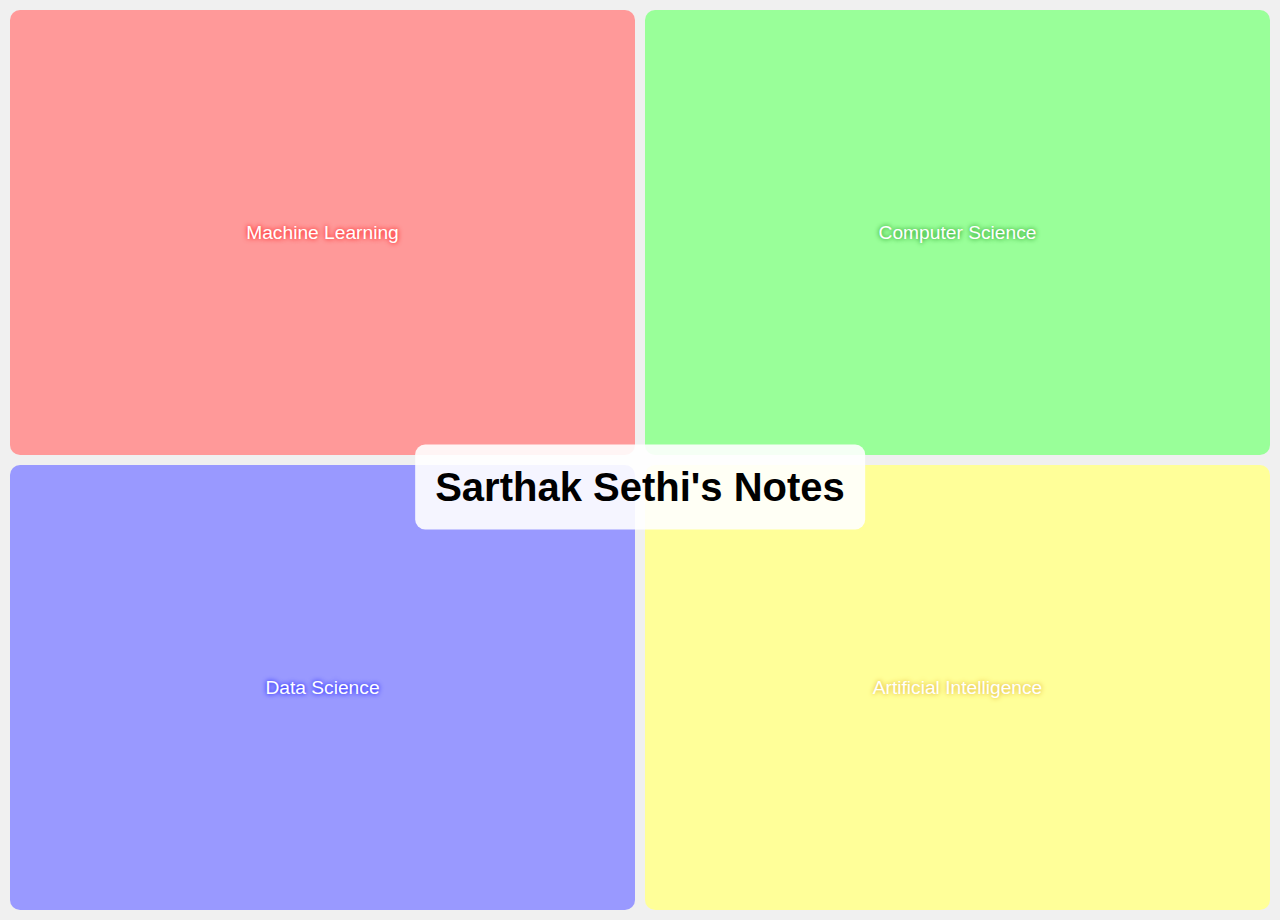
<file: index.html>
<!DOCTYPE html>
<html lang="en">
<head>
    <meta charset="UTF-8">
    <meta name="viewport" content="width=device-width, initial-scale=1.0">
    <title>Sarthak's Notes</title>
    <link rel="stylesheet" href="styles.css">
    <script src="script.js"></script>
</head>
<body>
    <div class="container">
        <h1 class="title">Sarthak Sethi's Notes</h1>
        <button class="quadrant" id="q1" onclick="navigate('ML.html')" style="color: white; text-shadow: 0 0 5px red;">Machine Learning</button>
        <button class="quadrant" id="q2" onclick="navigate('CS.html')" style="color: white; text-shadow: 0 0 5px green;">Computer Science</button>
        <button class="quadrant" id="q3" onclick="navigate('DS.html')" style="color: white; text-shadow: 0 0 5px blue;">Data Science</button>
        <button class="quadrant" id="q4" onclick="navigate('AI.html')" style="color: white; text-shadow: 0 0 5px goldenrod;">Artificial Intelligence</button>
    </div>
</body>
</html>
</file>
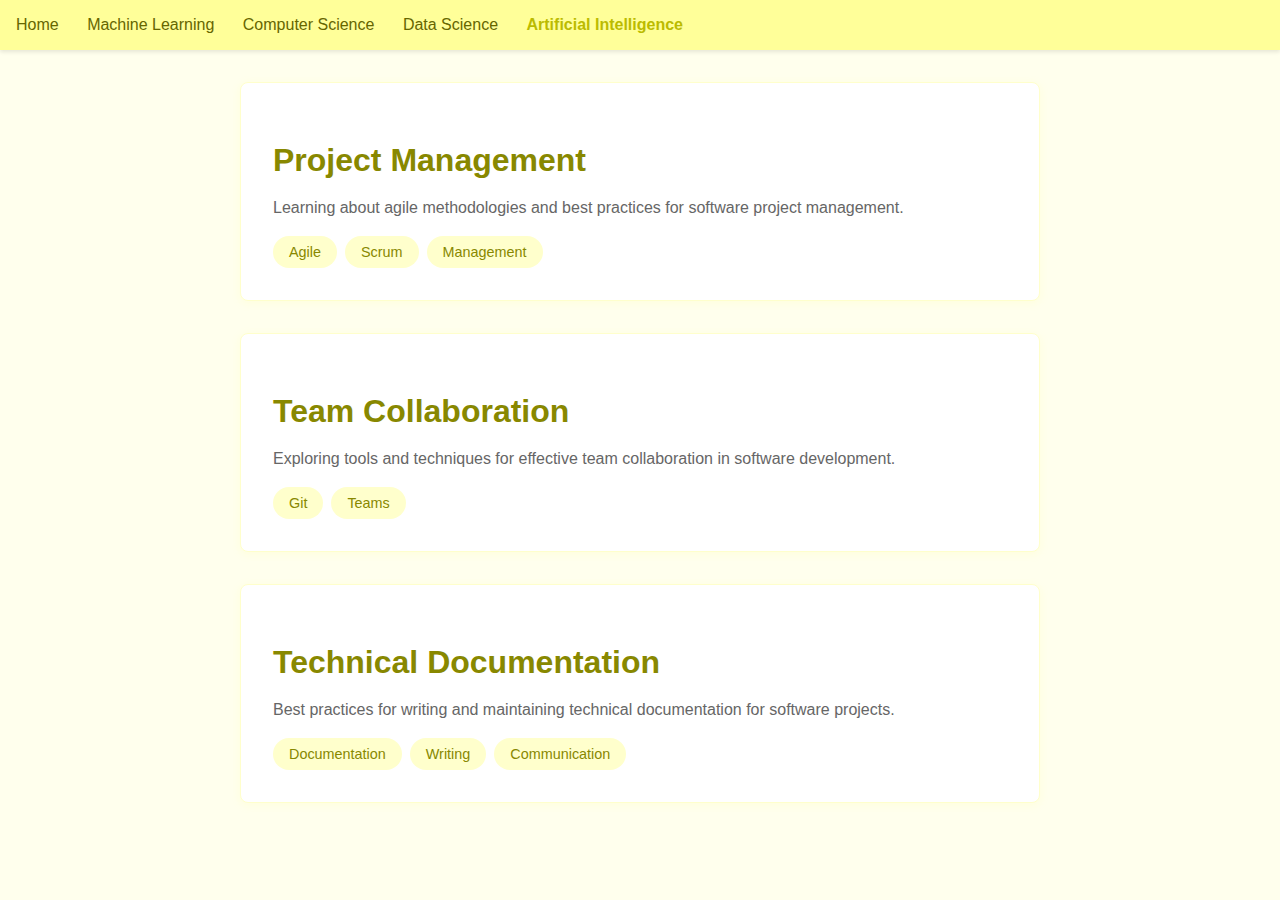
<file: AI.html>
<!DOCTYPE html>
<html lang="en">
<head>
    <meta charset="UTF-8">
    <meta name="viewport" content="width=device-width, initial-scale=1.0">
    <title>Blog - Yellow</title>
    <style>
        body {
            margin: 0;
            padding: 0;
            font-family: Arial, sans-serif;
            background-color: #ffffed;
            color: #333;
        }

        .nav {
            background-color: #ffff99;
            padding: 1rem;
            margin-bottom: 2rem;
            box-shadow: 0 2px 4px rgba(0,0,0,0.1);
        }

        .nav a {
            color: #666600;
            text-decoration: none;
            margin-right: 1.5rem;
            transition: color 0.3s;
        }

        .nav a:hover {
            color: #999900;
        }

        .nav a.active {
            color: #bbbb00;
            font-weight: bold;
        }

        .container {
            max-width: 800px;
            margin: 0 auto;
            padding: 0 1rem;
        }

        .blog-post {
            background-color: white;
            border-radius: 8px;
            padding: 2rem;
            margin-bottom: 2rem;
            transition: transform 0.2s;
            cursor: pointer;
            box-shadow: 0 2px 8px rgba(255, 255, 153, 0.2);
            border: 1px solid #ffffcc;
        }

        .blog-post:hover {
            transform: translateY(-5px);
            box-shadow: 0 4px 12px rgba(255, 255, 153, 0.3);
        }

        .title {
            font-size: 2rem;
            margin-bottom: 1rem;
            color: #888800;
        }

        .content {
            line-height: 1.6;
            margin-bottom: 1rem;
            color: #666;
        }

        .tags {
            display: flex;
            gap: 0.5rem;
        }

        .tag {
            background-color: #ffffcc;
            padding: 0.5rem 1rem;
            border-radius: 20px;
            font-size: 0.9rem;
            color: #888800;
        }
    </style>
</head>
<body>
    <nav class="nav">
        <a href="index.html">Home</a> 
        <a href="ML.html">Machine Learning</a>
        <a href="CS.html">Computer Science</a>
        <a href="DS.html"">Data Science</a>
        <a href="AI.html" class="active" >Artificial Intelligence</a>
    </nav>

    <div class="container">
        <div class="blog-post" onclick="window.location.href='/Notes/Machine Learning/Blank'">
            <h2 class="title">Project Management</h2>
            <div class="content">
                Learning about agile methodologies and best practices for software project management.
            </div>
            <div class="tags">
                <span class="tag">Agile</span>
                <span class="tag">Scrum</span>
                <span class="tag">Management</span>
            </div>
        </div>

        <div class="blog-post" onclick="window.location.href='/Notes/Machine Learning/Blank'">
            <h2 class="title">Team Collaboration</h2>
            <div class="content">
                Exploring tools and techniques for effective team collaboration in software development.
            </div>
            <div class="tags">
                <span class="tag">Git</span>
                <span class="tag">Teams</span>
            </div>
        </div>

        <div class="blog-post" onclick="window.location.href='/Notes/Machine Learning/Blank'">
            <h2 class="title">Technical Documentation</h2>
            <div class="content">
                Best practices for writing and maintaining technical documentation for software projects.
            </div>
            <div class="tags">
                <span class="tag">Documentation</span>
                <span class="tag">Writing</span>
                <span class="tag">Communication</span>
            </div>
        </div>
    </div>
</body>
</html>
</file>
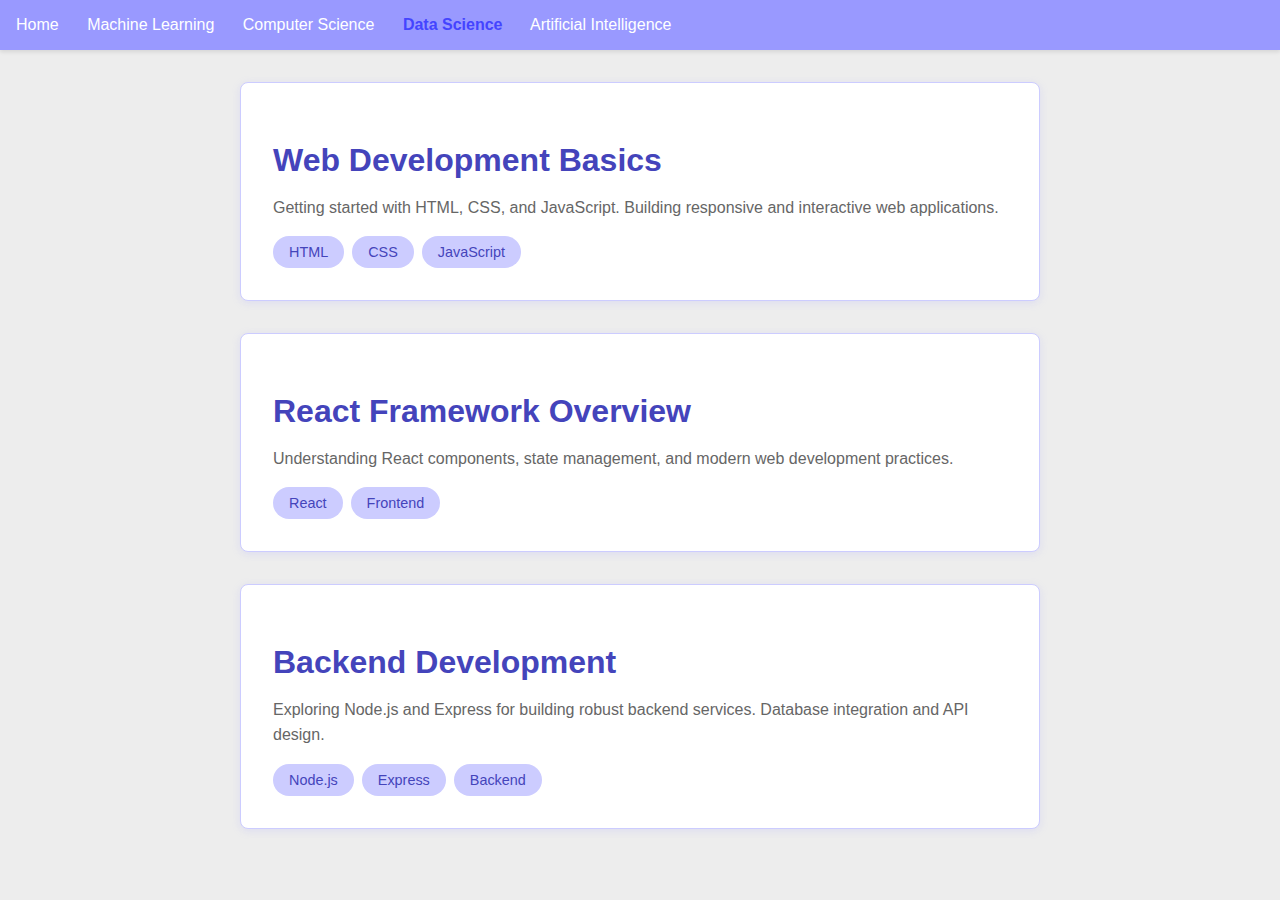
<file: DS.html>
<!DOCTYPE html>
<html lang="en">
<head>
    <meta charset="UTF-8">
    <meta name="viewport" content="width=device-width, initial-scale=1.0">
    <title>Blog - Blue</title>
    <style>
        body {
            margin: 0;
            padding: 0;
            font-family: Arial, sans-serif;
            background-color: #ededed;
            color: #333;
        }

        .nav {
            background-color: #9999ff;
            padding: 1rem;
            margin-bottom: 2rem;
            box-shadow: 0 2px 4px rgba(0,0,0,0.1);
        }

        .nav a {
            color: white;
            text-decoration: none;
            margin-right: 1.5rem;
            transition: color 0.3s;
        }

        .nav a:hover {
            color: #ededff;
        }

        .nav a.active {
            color: #4444ff;
            font-weight: bold;
        }

        .container {
            max-width: 800px;
            margin: 0 auto;
            padding: 0 1rem;
        }

        .blog-post {
            background-color: white;
            border-radius: 8px;
            padding: 2rem;
            margin-bottom: 2rem;
            transition: transform 0.2s;
            cursor: pointer;
            box-shadow: 0 2px 8px rgba(153, 153, 255, 0.2);
            border: 1px solid #ccccff;
        }

        .blog-post:hover {
            transform: translateY(-5px);
            box-shadow: 0 4px 12px rgba(153, 153, 255, 0.3);
        }

        .title {
            font-size: 2rem;
            margin-bottom: 1rem;
            color: #4444bb;
        }

        .content {
            line-height: 1.6;
            margin-bottom: 1rem;
            color: #666;
        }

        .tags {
            display: flex;
            gap: 0.5rem;
        }

        .tag {
            background-color: #ccccff;
            padding: 0.5rem 1rem;
            border-radius: 20px;
            font-size: 0.9rem;
            color: #4444bb;
        }
    </style>
</head>
<body>
    <nav class="nav">
        <a href="index.html">Home</a> 
        <a href="ML.html">Machine Learning</a>
        <a href="CS.html">Computer Science</a>
        <a href="DS.html" class="active">Data Science</a>
        <a href="AI.html">Artificial Intelligence</a>
    </nav>

    <div class="container">
        <div class="blog-post" onclick="window.location.href='/Notes/Machine Learning/Blank'">
            <h2 class="title">Web Development Basics</h2>
            <div class="content">
                Getting started with HTML, CSS, and JavaScript. Building responsive and interactive web applications.
            </div>
            <div class="tags">
                <span class="tag">HTML</span>
                <span class="tag">CSS</span>
                <span class="tag">JavaScript</span>
            </div>
        </div>

        <div class="blog-post" onclick="window.location.href='/Notes/Machine Learning/Blank'">
            <h2 class="title">React Framework Overview</h2>
            <div class="content">
                Understanding React components, state management, and modern web development practices.
            </div>
            <div class="tags">
                <span class="tag">React</span>
                <span class="tag">Frontend</span>
            </div>
        </div>

        <div class="blog-post" onclick="window.location.href='/Notes/Machine Learning/Blank'">
            <h2 class="title">Backend Development</h2>
            <div class="content">
                Exploring Node.js and Express for building robust backend services. Database integration and API design.
            </div>
            <div class="tags">
                <span class="tag">Node.js</span>
                <span class="tag">Express</span>
                <span class="tag">Backend</span>
            </div>
        </div>
    </div>
</body>
</html>
</file>
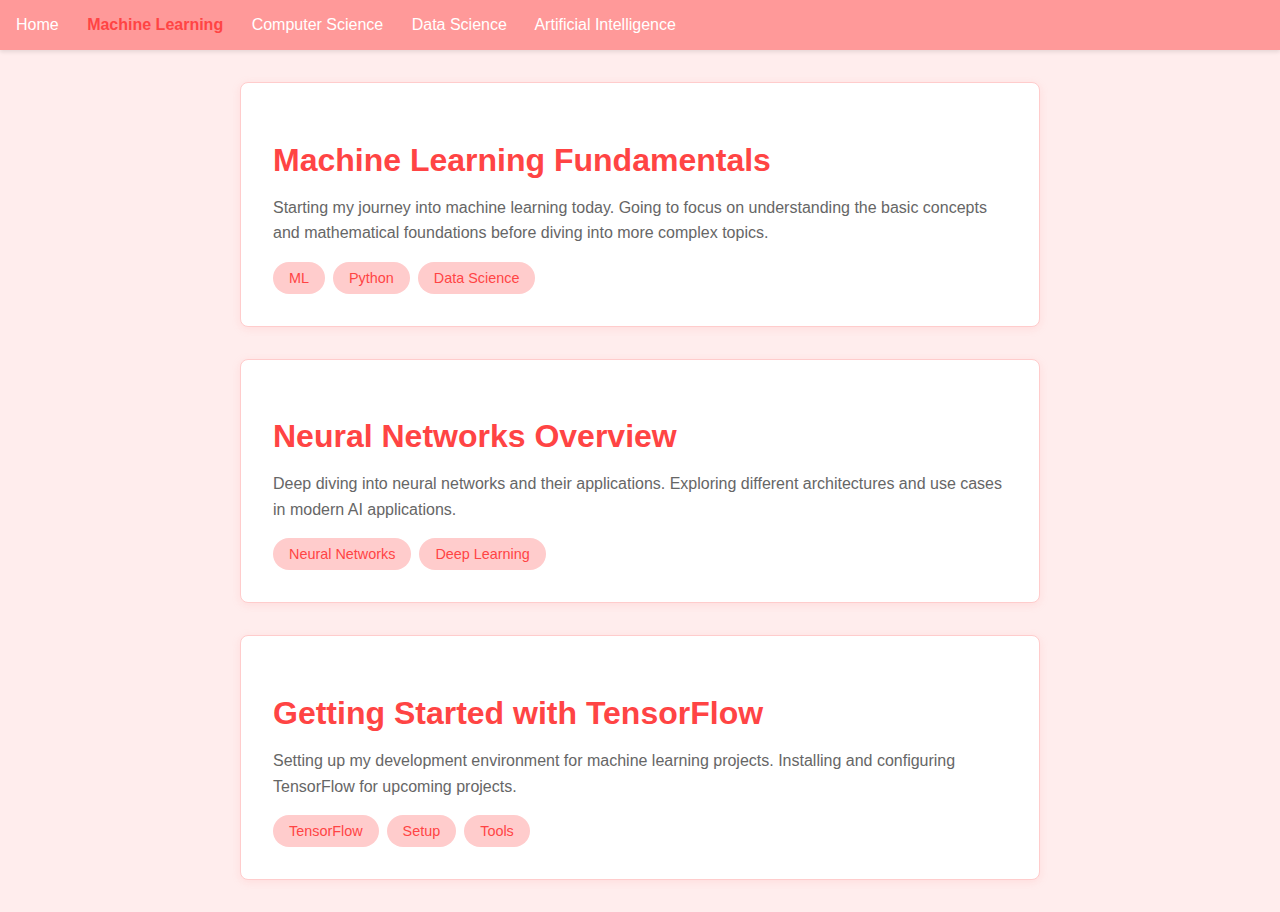
<file: ML.html>
<!DOCTYPE html>
<html lang="en">
<head>
    <meta charset="UTF-8">
    <meta name="viewport" content="width=device-width, initial-scale=1.0">
    <title>Machine Learning</title>
    <link rel="stylesheet" href="styles2.css">
    <link rel="script" href="script.js">
</head>
<body>
    <nav class="nav">
        <a href="index.html">Home</a>
        <a href="ML.html" class="active">Machine Learning</a>
        <a href="CS.html">Computer Science</a>
        <a href="DS.html">Data Science</a>
        <a href="AI.html">Artificial Intelligence</a>
    </nav>

    <div class="container">
        <div class="blog-post" onclick="window.location.href='/Notes/Machine Learning/blank.pdf'">
            <h2 class="title">Machine Learning Fundamentals</h2>
            <div class="content">
                Starting my journey into machine learning today. Going to focus on understanding the basic concepts and mathematical foundations before diving into more complex topics.
            </div>
            <div class="tags">
                <span class="tag">ML</span>
                <span class="tag">Python</span>
                <span class="tag">Data Science</span>
            </div>
        </div>

        <div class="blog-post" onclick="window.location.href='/Notes/Machine Learning/Blank'">
            <h2 class="title">Neural Networks Overview</h2>
            <div class="content">
                Deep diving into neural networks and their applications. Exploring different architectures and use cases in modern AI applications.
            </div>
            <div class="tags">
                <span class="tag">Neural Networks</span>
                <span class="tag">Deep Learning</span>
            </div>
        </div>

        <div class="blog-post" onclick="window.location.href='/Notes/Machine Learning/Blank'">
            <h2 class="title">Getting Started with TensorFlow</h2>
            <div class="content">
                Setting up my development environment for machine learning projects. Installing and configuring TensorFlow for upcoming projects.
            </div>
            <div class="tags">
                <span class="tag">TensorFlow</span>
                <span class="tag">Setup</span>
                <span class="tag">Tools</span>
            </div>
        </div>
    </div>
</body>
</html>
</file>
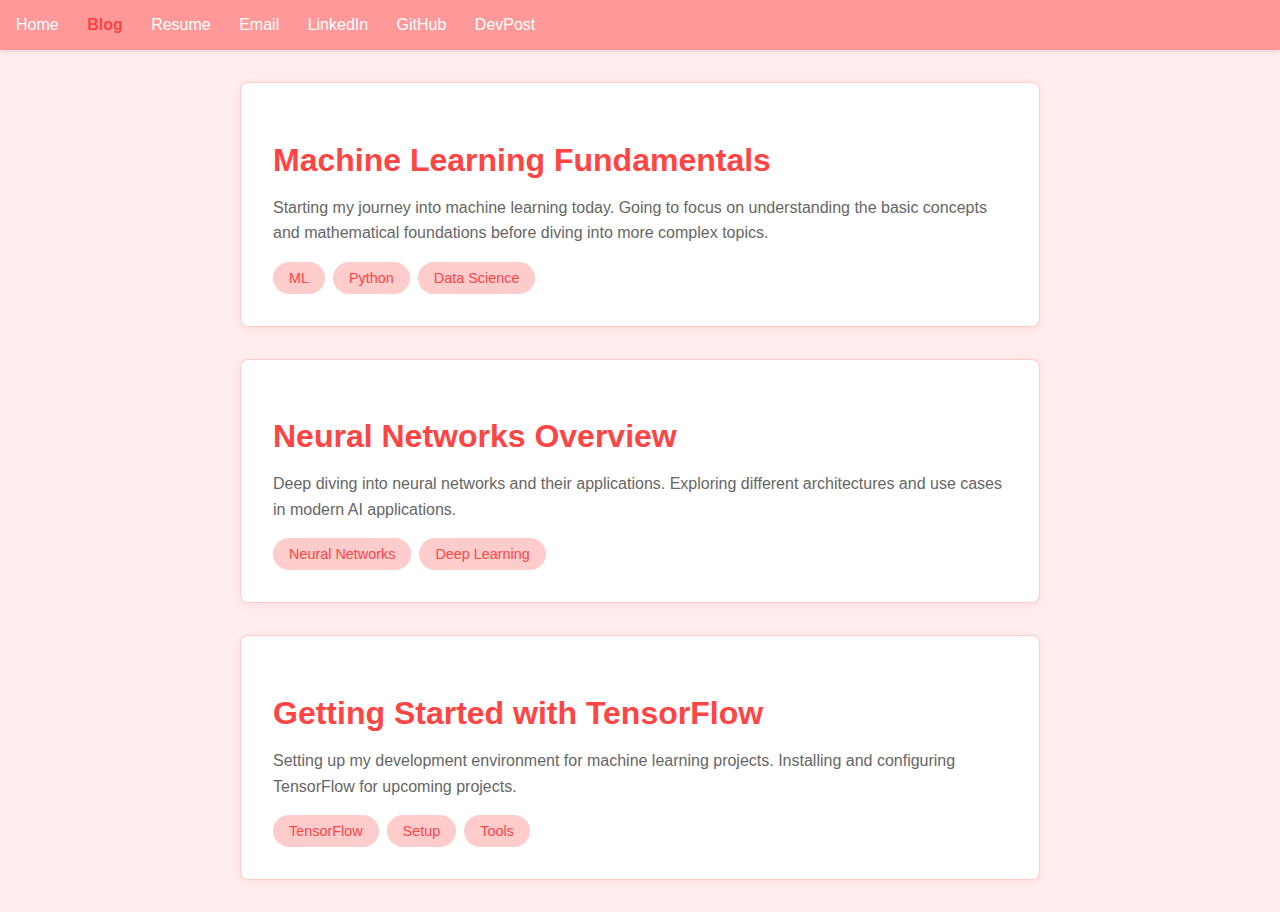
<file: page1.html>
<!DOCTYPE html>
<html lang="en">
<head>
    <meta charset="UTF-8">
    <meta name="viewport" content="width=device-width, initial-scale=1.0">
    <title>Blog</title>
    <link rel="stylesheet" href="styles2.css">
    <link rel="script" href="script.js">
</head>
<body>
    <nav class="nav">
        <a href="index.html">Home</a>
        <a href="#" class="active">Blog</a>
        <a href="#">Resume</a>
        <a href="#">Email</a>
        <a href="#">LinkedIn</a>
        <a href="#">GitHub</a>
        <a href="#">DevPost</a>
    </nav>

    <div class="container">
        <div class="blog-post" onclick="window.location.href='/Notes/Machine Learning/blank.pdf'">
            <h2 class="title">Machine Learning Fundamentals</h2>
            <div class="content">
                Starting my journey into machine learning today. Going to focus on understanding the basic concepts and mathematical foundations before diving into more complex topics.
            </div>
            <div class="tags">
                <span class="tag">ML</span>
                <span class="tag">Python</span>
                <span class="tag">Data Science</span>
            </div>
        </div>

        <div class="blog-post" onclick="window.location.href='/Notes/Machine Learning/Blank'">
            <h2 class="title">Neural Networks Overview</h2>
            <div class="content">
                Deep diving into neural networks and their applications. Exploring different architectures and use cases in modern AI applications.
            </div>
            <div class="tags">
                <span class="tag">Neural Networks</span>
                <span class="tag">Deep Learning</span>
            </div>
        </div>

        <div class="blog-post" onclick="window.location.href='/Notes/Machine Learning/Blank'">
            <h2 class="title">Getting Started with TensorFlow</h2>
            <div class="content">
                Setting up my development environment for machine learning projects. Installing and configuring TensorFlow for upcoming projects.
            </div>
            <div class="tags">
                <span class="tag">TensorFlow</span>
                <span class="tag">Setup</span>
                <span class="tag">Tools</span>
            </div>
        </div>
    </div>
</body>
</html>
</file>
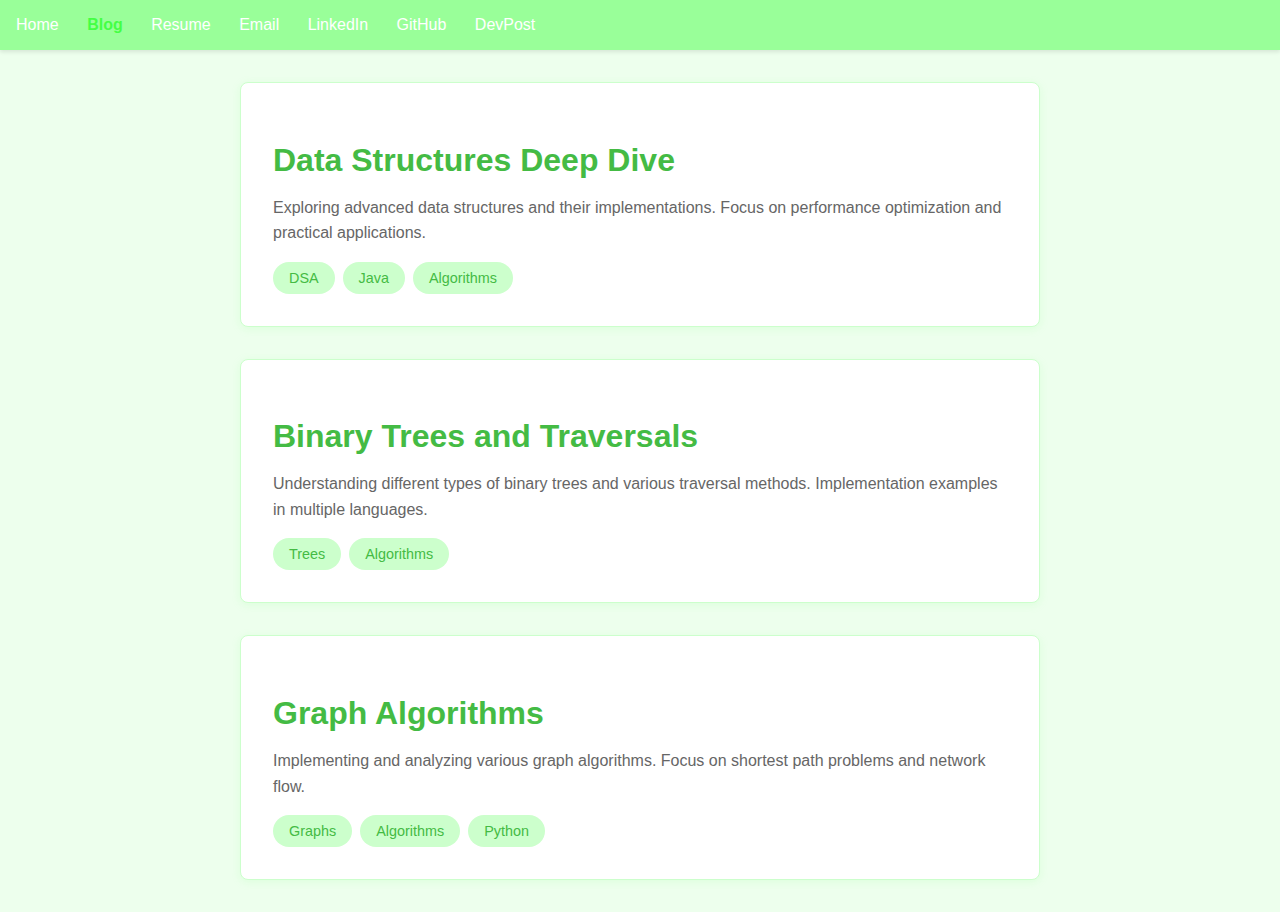
<file: page2.html>
<!DOCTYPE html>
<html lang="en">
<head>
    <meta charset="UTF-8">
    <meta name="viewport" content="width=device-width, initial-scale=1.0">
    <title>Blog - Green</title>
    <style>
        body {
            margin: 0;
            padding: 0;
            font-family: Arial, sans-serif;
            background-color: #edffed;
            color: #333;
        }

        .nav {
            background-color: #99ff99;
            padding: 1rem;
            margin-bottom: 2rem;
            box-shadow: 0 2px 4px rgba(0,0,0,0.1);
        }

        .nav a {
            color: white;
            text-decoration: none;
            margin-right: 1.5rem;
            transition: color 0.3s;
        }

        .nav a:hover {
            color: #edffed;
        }

        .nav a.active {
            color: #44ff44;
            font-weight: bold;
        }

        .container {
            max-width: 800px;
            margin: 0 auto;
            padding: 0 1rem;
        }

        .blog-post {
            background-color: white;
            border-radius: 8px;
            padding: 2rem;
            margin-bottom: 2rem;
            transition: transform 0.2s;
            cursor: pointer;
            box-shadow: 0 2px 8px rgba(153, 255, 153, 0.2);
            border: 1px solid #ccffcc;
        }

        .blog-post:hover {
            transform: translateY(-5px);
            box-shadow: 0 4px 12px rgba(153, 255, 153, 0.3);
        }

        .title {
            font-size: 2rem;
            margin-bottom: 1rem;
            color: #44bb44;
        }

        .content {
            line-height: 1.6;
            margin-bottom: 1rem;
            color: #666;
        }

        .tags {
            display: flex;
            gap: 0.5rem;
        }

        .tag {
            background-color: #ccffcc;
            padding: 0.5rem 1rem;
            border-radius: 20px;
            font-size: 0.9rem;
            color: #44bb44;
        }
    </style>
</head>
<body>
    <nav class="nav">
        <a href="index.html">Home</a>
        <a href="#" class="active">Blog</a>
        <a href="#">Resume</a>
        <a href="#">Email</a>
        <a href="#">LinkedIn</a>
        <a href="#">GitHub</a>
        <a href="#">DevPost</a>
    </nav>

    <div class="container">
        <div class="blog-post" onclick="window.location.href='/Notes/Machine Learning/Blank'">
            <h2 class="title">Data Structures Deep Dive</h2>
            <div class="content">
                Exploring advanced data structures and their implementations. Focus on performance optimization and practical applications.
            </div>
            <div class="tags">
                <span class="tag">DSA</span>
                <span class="tag">Java</span>
                <span class="tag">Algorithms</span>
            </div>
        </div>

        <div class="blog-post" onclick="window.location.href='/Notes/Machine Learning/Blank'">
            <h2 class="title">Binary Trees and Traversals</h2>
            <div class="content">
                Understanding different types of binary trees and various traversal methods. Implementation examples in multiple languages.
            </div>
            <div class="tags">
                <span class="tag">Trees</span>
                <span class="tag">Algorithms</span>
            </div>
        </div>

        <div class="blog-post" onclick="window.location.href='/Notes/Machine Learning/Blank'">
            <h2 class="title">Graph Algorithms</h2>
            <div class="content">
                Implementing and analyzing various graph algorithms. Focus on shortest path problems and network flow.
            </div>
            <div class="tags">
                <span class="tag">Graphs</span>
                <span class="tag">Algorithms</span>
                <span class="tag">Python</span>
            </div>
        </div>
    </div>
</body>
</html>
</file>
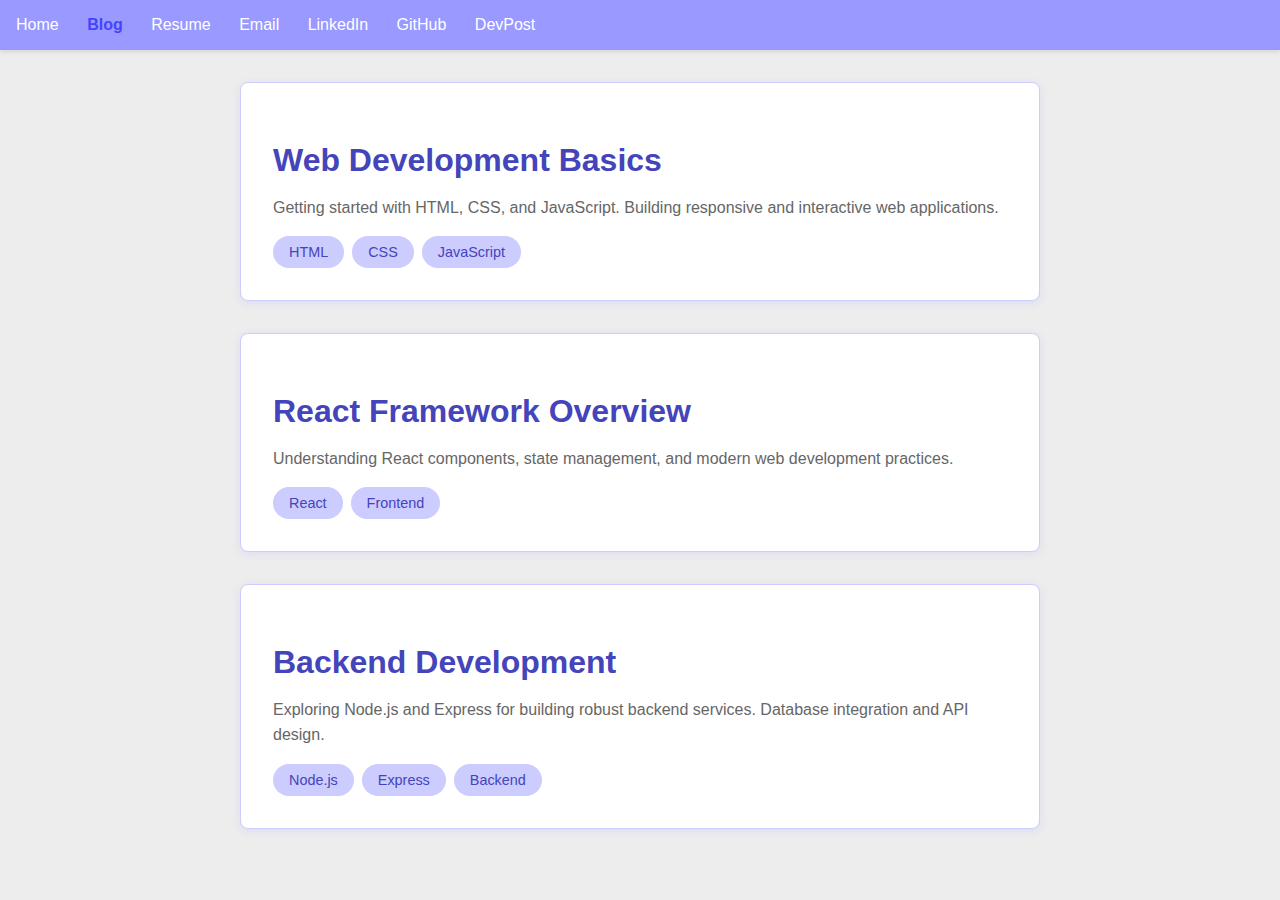
<file: page3.html>
<!DOCTYPE html>
<html lang="en">
<head>
    <meta charset="UTF-8">
    <meta name="viewport" content="width=device-width, initial-scale=1.0">
    <title>Blog - Blue</title>
    <style>
        body {
            margin: 0;
            padding: 0;
            font-family: Arial, sans-serif;
            background-color: #ededed;
            color: #333;
        }

        .nav {
            background-color: #9999ff;
            padding: 1rem;
            margin-bottom: 2rem;
            box-shadow: 0 2px 4px rgba(0,0,0,0.1);
        }

        .nav a {
            color: white;
            text-decoration: none;
            margin-right: 1.5rem;
            transition: color 0.3s;
        }

        .nav a:hover {
            color: #ededff;
        }

        .nav a.active {
            color: #4444ff;
            font-weight: bold;
        }

        .container {
            max-width: 800px;
            margin: 0 auto;
            padding: 0 1rem;
        }

        .blog-post {
            background-color: white;
            border-radius: 8px;
            padding: 2rem;
            margin-bottom: 2rem;
            transition: transform 0.2s;
            cursor: pointer;
            box-shadow: 0 2px 8px rgba(153, 153, 255, 0.2);
            border: 1px solid #ccccff;
        }

        .blog-post:hover {
            transform: translateY(-5px);
            box-shadow: 0 4px 12px rgba(153, 153, 255, 0.3);
        }

        .title {
            font-size: 2rem;
            margin-bottom: 1rem;
            color: #4444bb;
        }

        .content {
            line-height: 1.6;
            margin-bottom: 1rem;
            color: #666;
        }

        .tags {
            display: flex;
            gap: 0.5rem;
        }

        .tag {
            background-color: #ccccff;
            padding: 0.5rem 1rem;
            border-radius: 20px;
            font-size: 0.9rem;
            color: #4444bb;
        }
    </style>
</head>
<body>
    <nav class="nav">
        <a href="index.html">Home</a>
        <a href="#" class="active">Blog</a>
        <a href="#">Resume</a>
        <a href="#">Email</a>
        <a href="#">LinkedIn</a>
        <a href="#">GitHub</a>
        <a href="#">DevPost</a>
    </nav>

    <div class="container">
        <div class="blog-post" onclick="window.location.href='/Notes/Machine Learning/Blank'">
            <h2 class="title">Web Development Basics</h2>
            <div class="content">
                Getting started with HTML, CSS, and JavaScript. Building responsive and interactive web applications.
            </div>
            <div class="tags">
                <span class="tag">HTML</span>
                <span class="tag">CSS</span>
                <span class="tag">JavaScript</span>
            </div>
        </div>

        <div class="blog-post" onclick="window.location.href='/Notes/Machine Learning/Blank'">
            <h2 class="title">React Framework Overview</h2>
            <div class="content">
                Understanding React components, state management, and modern web development practices.
            </div>
            <div class="tags">
                <span class="tag">React</span>
                <span class="tag">Frontend</span>
            </div>
        </div>

        <div class="blog-post" onclick="window.location.href='/Notes/Machine Learning/Blank'">
            <h2 class="title">Backend Development</h2>
            <div class="content">
                Exploring Node.js and Express for building robust backend services. Database integration and API design.
            </div>
            <div class="tags">
                <span class="tag">Node.js</span>
                <span class="tag">Express</span>
                <span class="tag">Backend</span>
            </div>
        </div>
    </div>
</body>
</html>
</file>
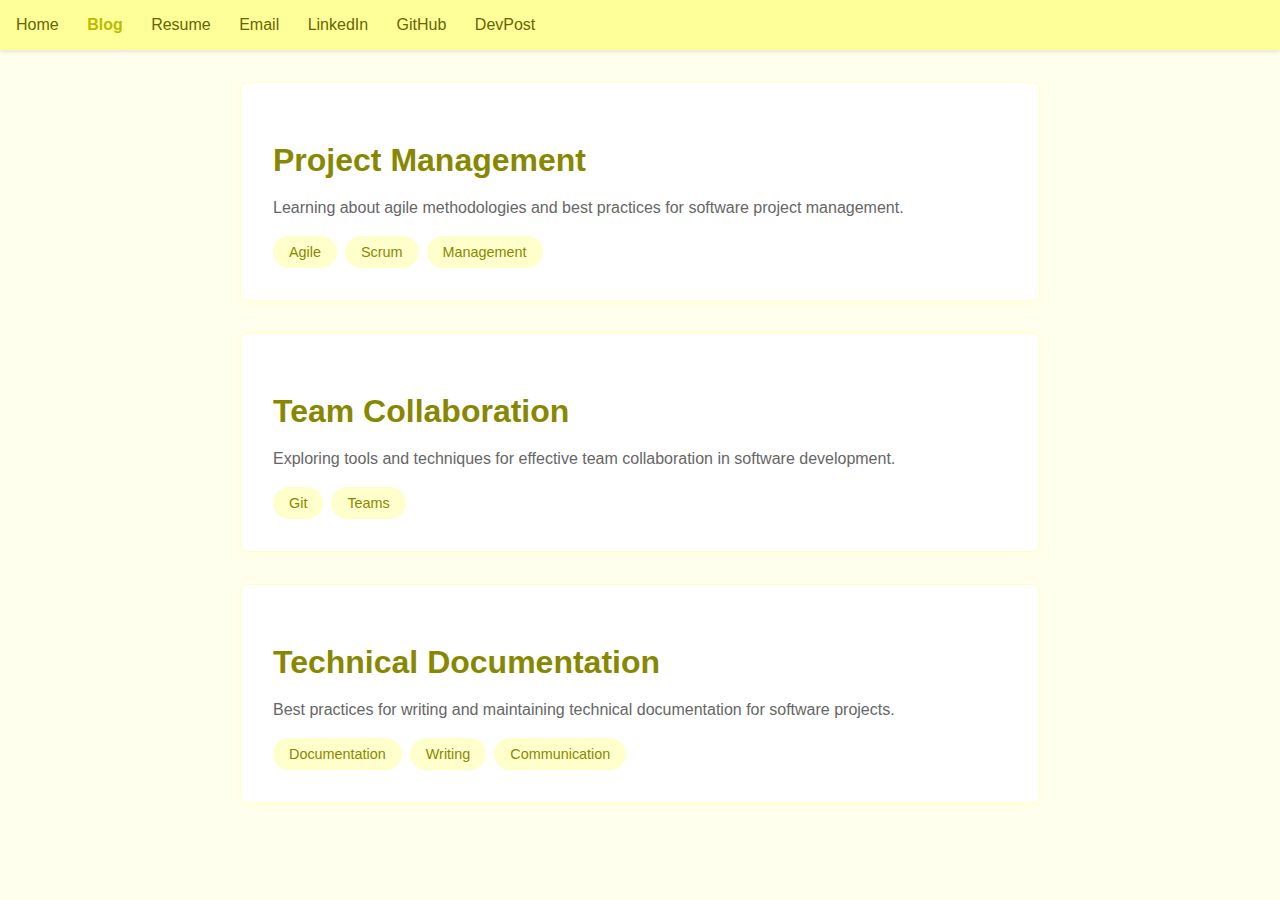
<file: page4.html>
<!DOCTYPE html>
<html lang="en">
<head>
    <meta charset="UTF-8">
    <meta name="viewport" content="width=device-width, initial-scale=1.0">
    <title>Blog - Yellow</title>
    <style>
        body {
            margin: 0;
            padding: 0;
            font-family: Arial, sans-serif;
            background-color: #ffffed;
            color: #333;
        }

        .nav {
            background-color: #ffff99;
            padding: 1rem;
            margin-bottom: 2rem;
            box-shadow: 0 2px 4px rgba(0,0,0,0.1);
        }

        .nav a {
            color: #666600;
            text-decoration: none;
            margin-right: 1.5rem;
            transition: color 0.3s;
        }

        .nav a:hover {
            color: #999900;
        }

        .nav a.active {
            color: #bbbb00;
            font-weight: bold;
        }

        .container {
            max-width: 800px;
            margin: 0 auto;
            padding: 0 1rem;
        }

        .blog-post {
            background-color: white;
            border-radius: 8px;
            padding: 2rem;
            margin-bottom: 2rem;
            transition: transform 0.2s;
            cursor: pointer;
            box-shadow: 0 2px 8px rgba(255, 255, 153, 0.2);
            border: 1px solid #ffffcc;
        }

        .blog-post:hover {
            transform: translateY(-5px);
            box-shadow: 0 4px 12px rgba(255, 255, 153, 0.3);
        }

        .title {
            font-size: 2rem;
            margin-bottom: 1rem;
            color: #888800;
        }

        .content {
            line-height: 1.6;
            margin-bottom: 1rem;
            color: #666;
        }

        .tags {
            display: flex;
            gap: 0.5rem;
        }

        .tag {
            background-color: #ffffcc;
            padding: 0.5rem 1rem;
            border-radius: 20px;
            font-size: 0.9rem;
            color: #888800;
        }
    </style>
</head>
<body>
    <nav class="nav">
        <a href="index.html">Home</a>
        <a href="#" class="active">Blog</a>
        <a href="#">Resume</a>
        <a href="#">Email</a>
        <a href="#">LinkedIn</a>
        <a href="#">GitHub</a>
        <a href="#">DevPost</a>
    </nav>

    <div class="container">
        <div class="blog-post" onclick="window.location.href='/Notes/Machine Learning/Blank'">
            <h2 class="title">Project Management</h2>
            <div class="content">
                Learning about agile methodologies and best practices for software project management.
            </div>
            <div class="tags">
                <span class="tag">Agile</span>
                <span class="tag">Scrum</span>
                <span class="tag">Management</span>
            </div>
        </div>

        <div class="blog-post" onclick="window.location.href='/Notes/Machine Learning/Blank'">
            <h2 class="title">Team Collaboration</h2>
            <div class="content">
                Exploring tools and techniques for effective team collaboration in software development.
            </div>
            <div class="tags">
                <span class="tag">Git</span>
                <span class="tag">Teams</span>
            </div>
        </div>

        <div class="blog-post" onclick="window.location.href='/Notes/Machine Learning/Blank'">
            <h2 class="title">Technical Documentation</h2>
            <div class="content">
                Best practices for writing and maintaining technical documentation for software projects.
            </div>
            <div class="tags">
                <span class="tag">Documentation</span>
                <span class="tag">Writing</span>
                <span class="tag">Communication</span>
            </div>
        </div>
    </div>
</body>
</html>
</file>
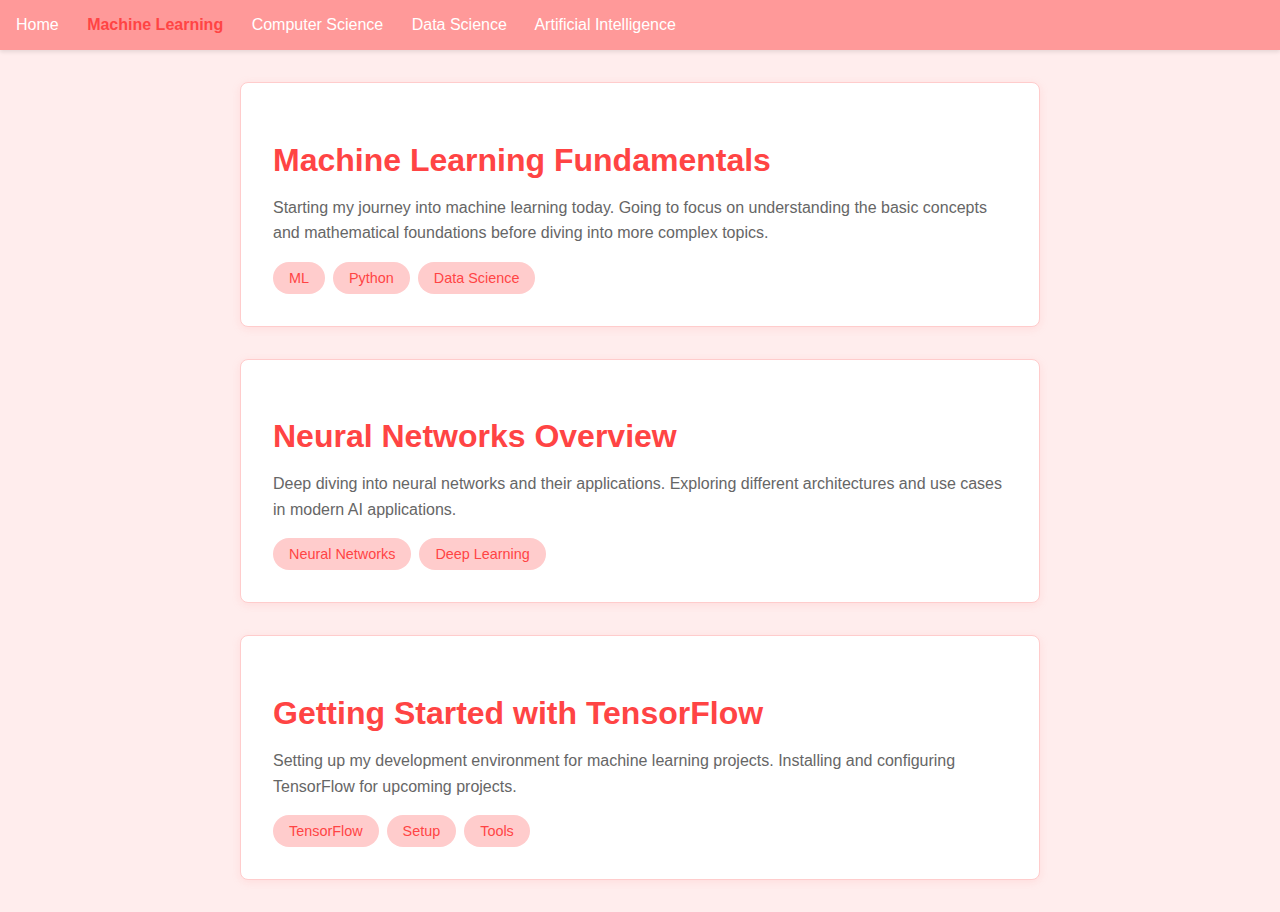
<file: ML page/ML.html>
<!DOCTYPE html>
<html lang="en">
<head>
    <meta charset="UTF-8">
    <meta name="viewport" content="width=device-width, initial-scale=1.0">
    <title>Machine Learning</title>
    <link rel="stylesheet" href="styles.css">
    <link rel="script" href="script.js">
</head>
<body>
    <nav class="nav">
        <a href="index.html">Home</a>
        <a href="ML.html" class="active">Machine Learning</a>
        <a href="CS.html">Computer Science</a>
        <a href="DS.html">Data Science</a>
        <a href="AI.html">Artificial Intelligence</a>
    </nav>

    <div class="container">
        <div class="blog-post" onclick="window.location.href='/Notes/Machine Learning/blank.pdf'">
            <h2 class="title">Machine Learning Fundamentals</h2>
            <div class="content">
                Starting my journey into machine learning today. Going to focus on understanding the basic concepts and mathematical foundations before diving into more complex topics.
            </div>
            <div class="tags">
                <span class="tag">ML</span>
                <span class="tag">Python</span>
                <span class="tag">Data Science</span>
            </div>
        </div>

        <div class="blog-post" onclick="window.location.href='/Notes/Machine Learning/Blank'">
            <h2 class="title">Neural Networks Overview</h2>
            <div class="content">
                Deep diving into neural networks and their applications. Exploring different architectures and use cases in modern AI applications.
            </div>
            <div class="tags">
                <span class="tag">Neural Networks</span>
                <span class="tag">Deep Learning</span>
            </div>
        </div>

        <div class="blog-post" onclick="window.location.href='/Notes/Machine Learning/Blank'">
            <h2 class="title">Getting Started with TensorFlow</h2>
            <div class="content">
                Setting up my development environment for machine learning projects. Installing and configuring TensorFlow for upcoming projects.
            </div>
            <div class="tags">
                <span class="tag">TensorFlow</span>
                <span class="tag">Setup</span>
                <span class="tag">Tools</span>
            </div>
        </div>
    </div>
</body>
</html>
</file>
<file: styles.css>
body, html {
    margin: 0;
    padding: 0;
    height: 100%;
    font-family: Arial, sans-serif;
}

.container {
    position: relative;
    height: 100vh;
    display: grid;
    grid-template-columns: 1fr 1fr;
    grid-template-rows: 1fr 1fr;
    gap: 10px;
    padding: 10px;
    background-color: #f0f0f0;
}

.title {
    position: absolute;
    top: 50%;
    left: 50%;
    transform: translate(-50%, -50%);
    z-index: 2;
    font-size: 2.5em;
    text-align: center;
    background-color: rgba(255, 255, 255, 0.9);
    padding: 20px;
    border-radius: 10px;
}

.quadrant {
    background-color: #ffffff;
    border: none;
    cursor: pointer;
    font-size: 1.2em;
    transition: background-color 0.3s;
    border-radius: 10px;
}

.quadrant:hover {
    background-color: #e0e0e0; color: white;
}

#q1 { background-color: #ff9999; }
#q2 { background-color: #99ff99; }
#q3 { background-color: #9999ff; }
#q4 { background-color: #ffff99; }
</file>
<file: styles2.css>
body {
    margin: 0;
    padding: 0;
    font-family: Arial, sans-serif;
    background-color: #ffeded;
    color: #333;
}

.nav {
    background-color: #ff9999;
    padding: 1rem;
    margin-bottom: 2rem;
    box-shadow: 0 2px 4px rgba(0,0,0,0.1);
}

.nav a {
    color: white;
    text-decoration: none;
    margin-right: 1.5rem;
    transition: color 0.3s;
}

.nav a:hover {
    color: #ffeded;
}

.nav a.active {
    color: #ff4444;
    font-weight: bold;
}

.container {
    max-width: 800px;
    margin: 0 auto;
    padding: 0 1rem;
}

.blog-post {
    background-color: white;
    border-radius: 8px;
    padding: 2rem;
    margin-bottom: 2rem;
    transition: transform 0.2s;
    cursor: pointer;
    box-shadow: 0 2px 8px rgba(255, 153, 153, 0.2);
    border: 1px solid #ffcccc;
}

.blog-post:hover {
    transform: translateY(-5px);
    box-shadow: 0 4px 12px rgba(255, 153, 153, 0.3);
}

.title {
    font-size: 2rem;
    margin-bottom: 1rem;
    color: #ff4444;
}

.content {
    line-height: 1.6;
    margin-bottom: 1rem;
    color: #666;
}

.tags {
    display: flex;
    gap: 0.5rem;
}

.tag {
    background-color: #ffcccc;
    padding: 0.5rem 1rem;
    border-radius: 20px;
    font-size: 0.9rem;
    color: #ff4444;
}
</file>
<file: ML page/styles.css>
body {
    margin: 0;
    padding: 0;
    font-family: Arial, sans-serif;
    background-color: #ffeded;
    color: #333;
}

.nav {
    background-color: #ff9999;
    padding: 1rem;
    margin-bottom: 2rem;
    box-shadow: 0 2px 4px rgba(0,0,0,0.1);
}

.nav a {
    color: white;
    text-decoration: none;
    margin-right: 1.5rem;
    transition: color 0.3s;
}

.nav a:hover {
    color: #ffeded;
}

.nav a.active {
    color: #ff4444;
    font-weight: bold;
}

.container {
    max-width: 800px;
    margin: 0 auto;
    padding: 0 1rem;
}

.blog-post {
    background-color: white;
    border-radius: 8px;
    padding: 2rem;
    margin-bottom: 2rem;
    transition: transform 0.2s;
    cursor: pointer;
    box-shadow: 0 2px 8px rgba(255, 153, 153, 0.2);
    border: 1px solid #ffcccc;
}

.blog-post:hover {
    transform: translateY(-5px);
    box-shadow: 0 4px 12px rgba(255, 153, 153, 0.3);
}

.title {
    font-size: 2rem;
    margin-bottom: 1rem;
    color: #ff4444;
}

.content {
    line-height: 1.6;
    margin-bottom: 1rem;
    color: #666;
}

.tags {
    display: flex;
    gap: 0.5rem;
}

.tag {
    background-color: #ffcccc;
    padding: 0.5rem 1rem;
    border-radius: 20px;
    font-size: 0.9rem;
    color: #ff4444;
}
</file>
